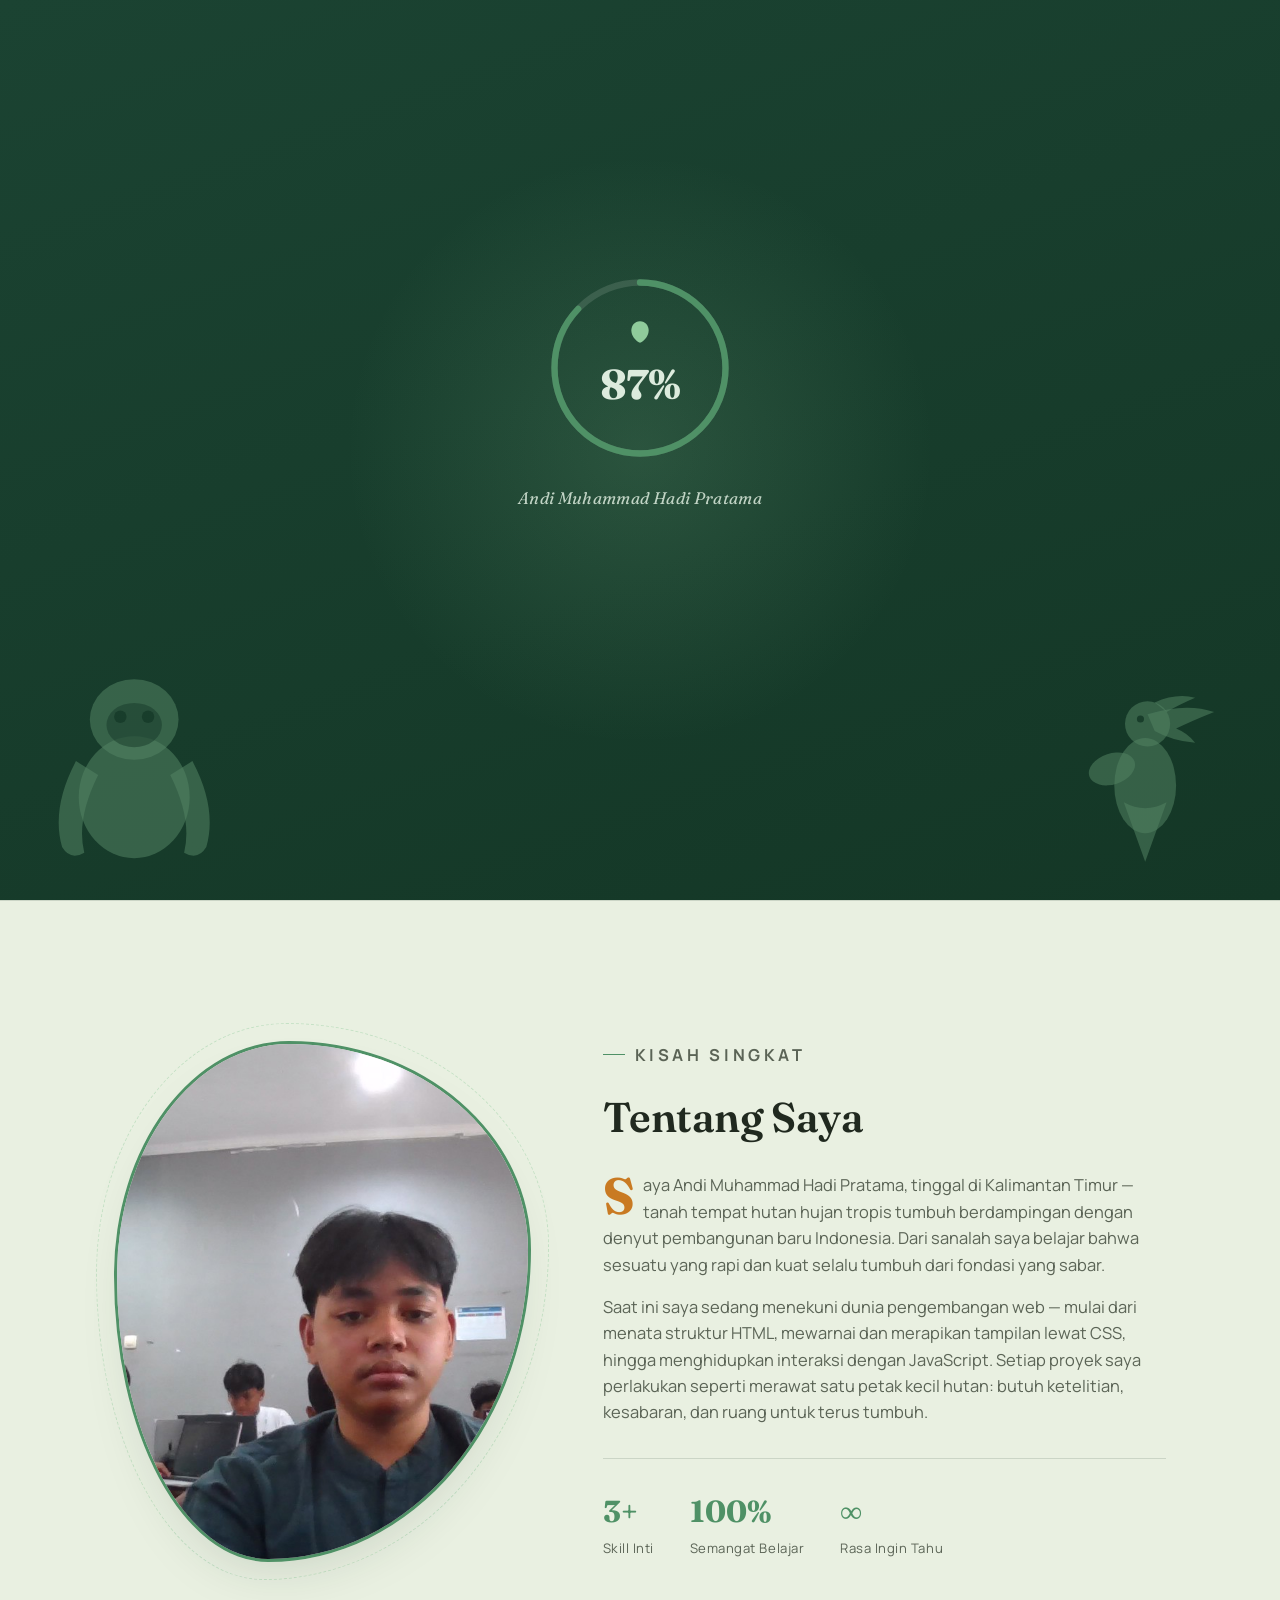
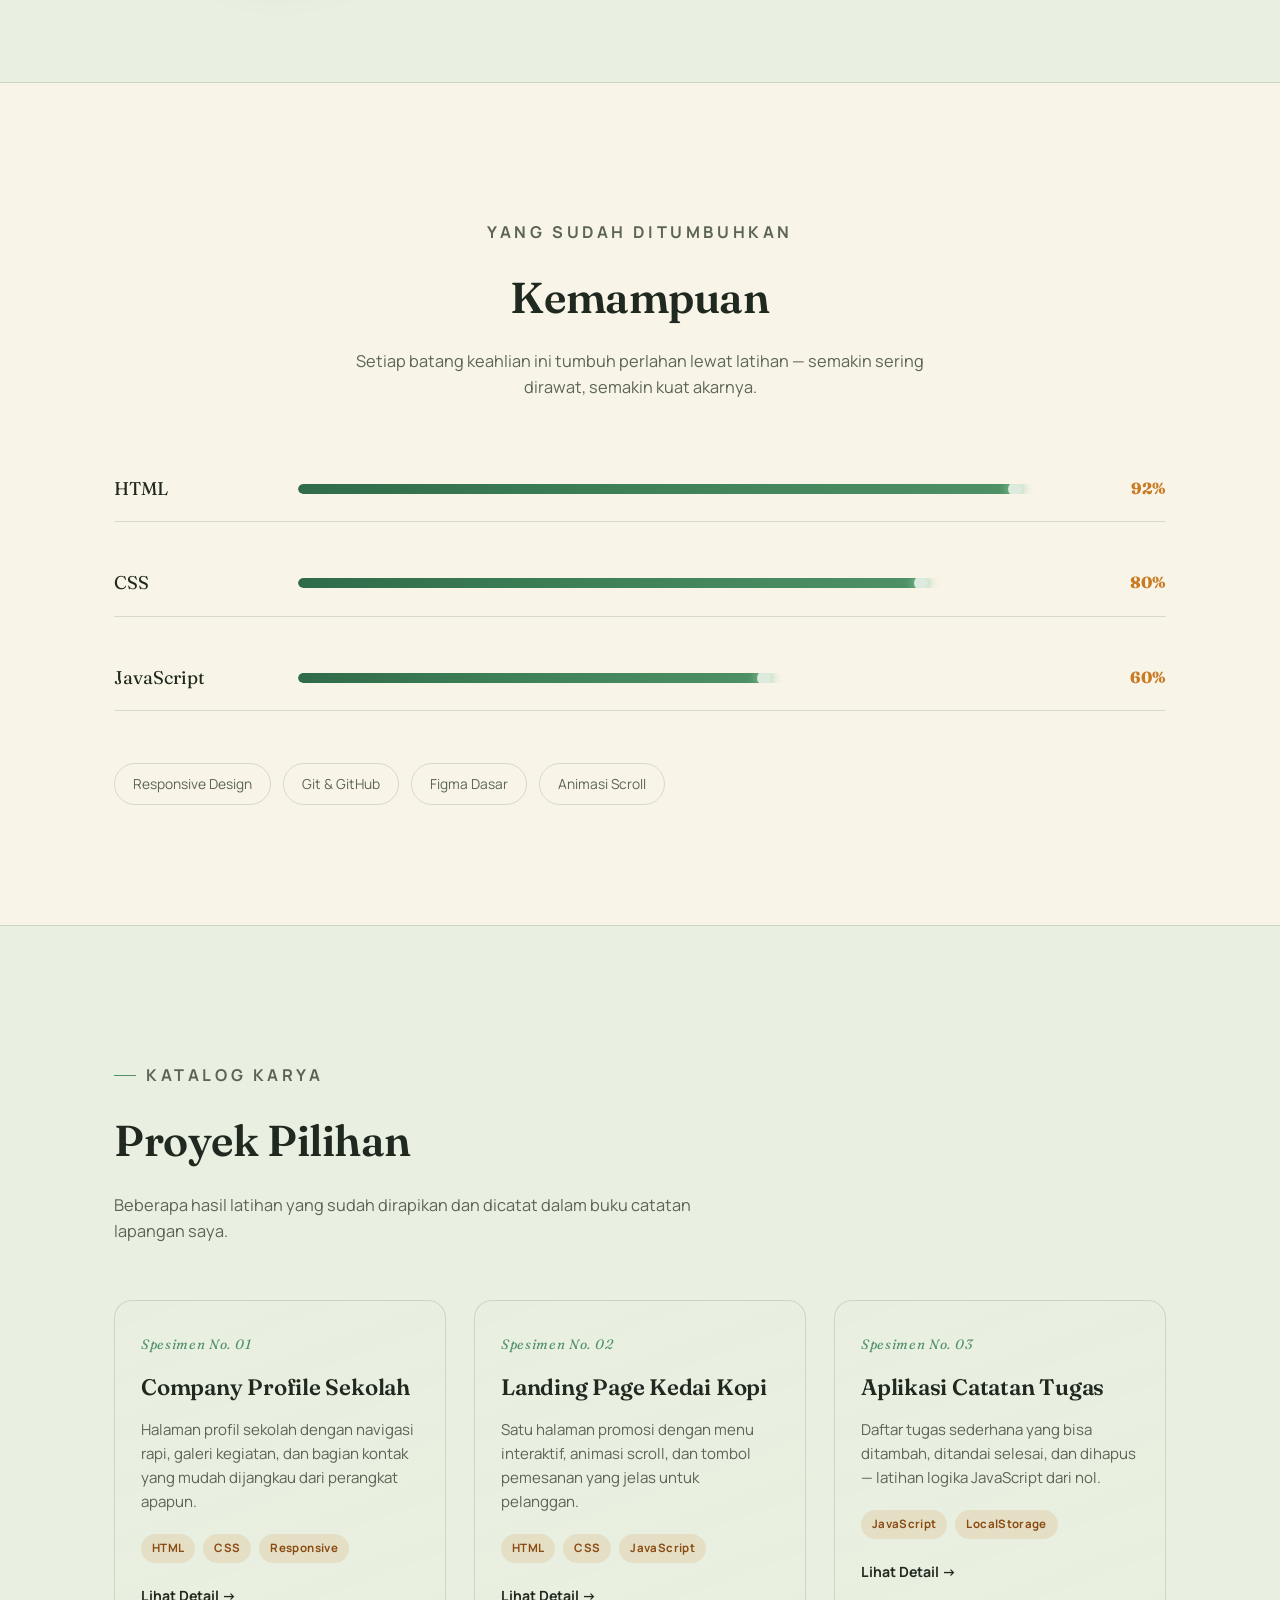
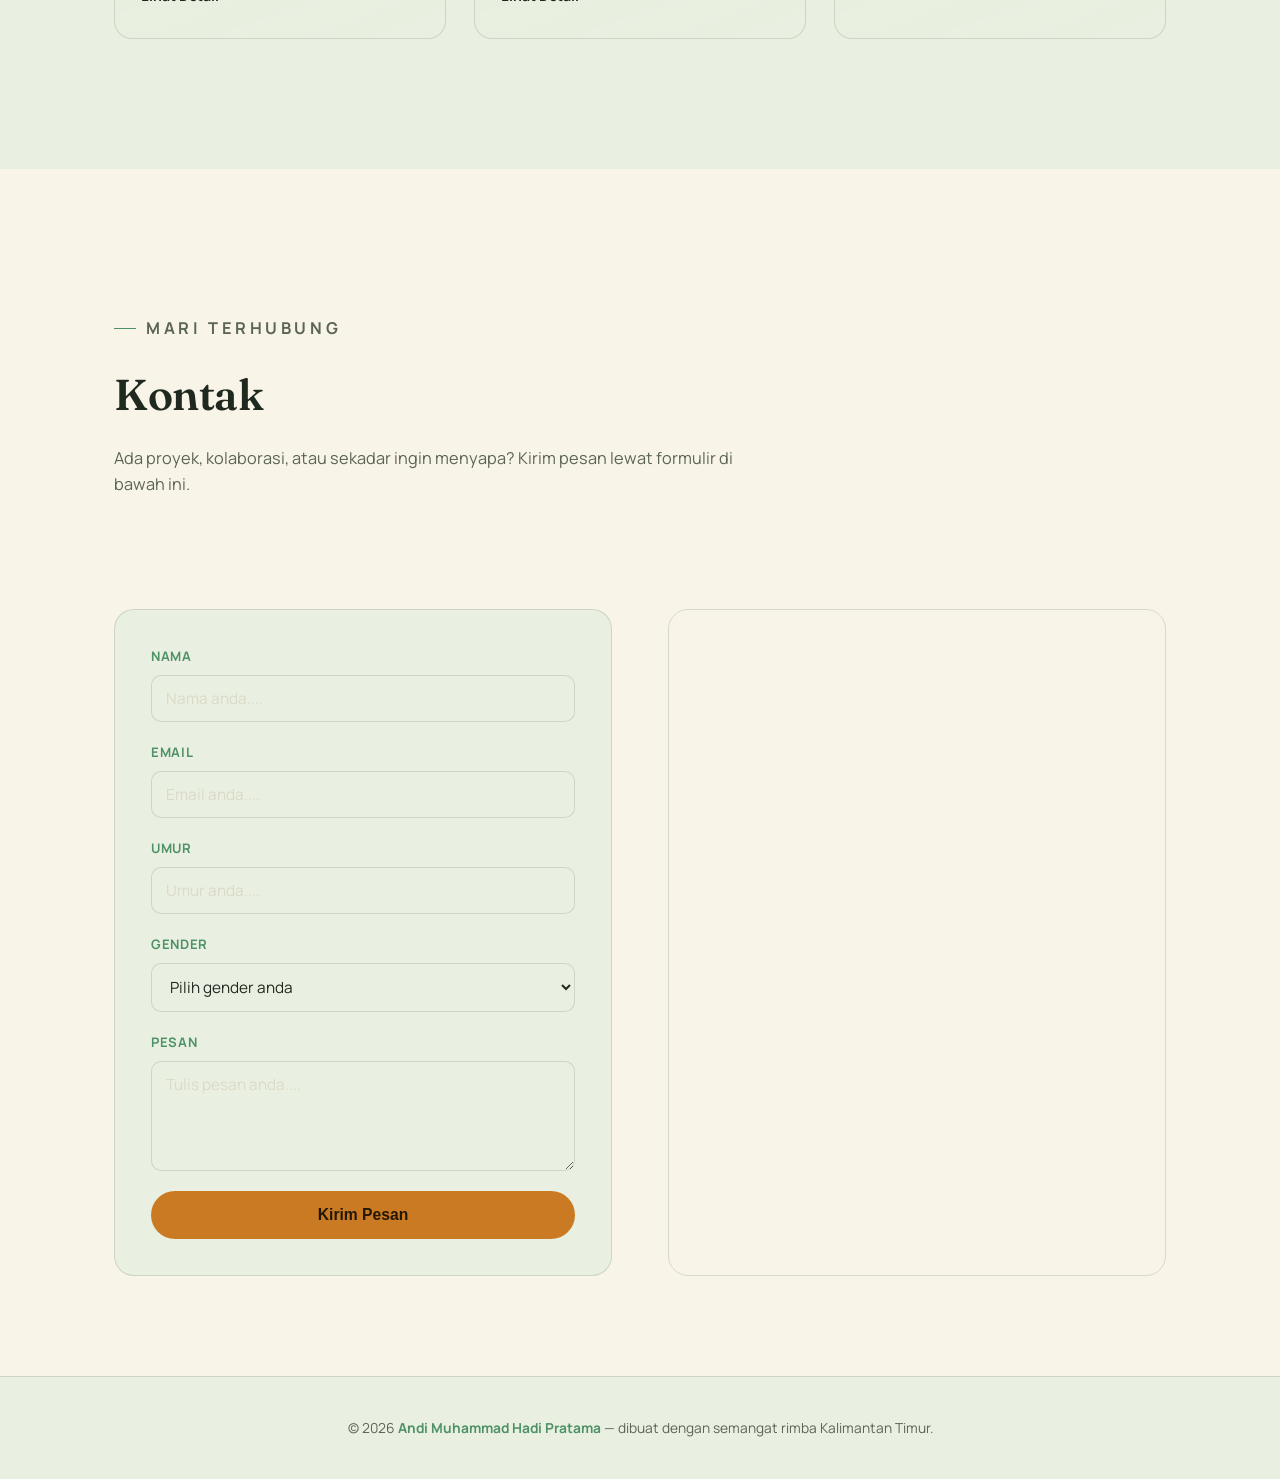
<file: index.html>
<!DOCTYPE html>
<html lang="id">
<head>
  <meta charset="UTF-8">
  <meta name="viewport" content="width=device-width, initial-scale=1.0">

  <title>Andi Muhammad Hadi Pratama — Portofolio</title>

  <!-- =========================================================
       MENGHUBUNGKAN FONT DARI GOOGLE FONTS
       Font Fraunces digunakan untuk judul agar terlihat elegan.
       Font Manrope digunakan untuk teks biasa agar mudah dibaca.
       ========================================================= -->

  <link rel="preconnect" href="https://fonts.googleapis.com">
  <link rel="preconnect" href="https://fonts.gstatic.com" crossorigin>

  <link
    href="https://fonts.googleapis.com/css2?family=Fraunces:ital,opsz,wght@0,9..144,300;0,9..144,500;0,9..144,600;0,9..144,700;0,9..144,900;1,9..144,500;1,9..144,600&family=Manrope:wght@400;500;600;700;800&display=swap"
    rel="stylesheet"
  >

  <!-- =========================================================
       MENGHUBUNGKAN FILE CSS
       Semua pengaturan warna, ukuran, posisi, animasi, dan
       tampilan website akan diletakkan di dalam style.css.
       ========================================================= -->

  <link rel="stylesheet" href="main3.css">

</head>

<body>


<!-- =========================================================
     BAGIAN PEMBUKA / PRELOADER
     Bagian ini muncul pertama kali ketika website dibuka.

     Fungsinya:
     1. Menampilkan proses loading dari 0% sampai 100%.
     2. Menampilkan nama Andi Muhammad Hadi Pratama.
     3. Menampilkan siluet orangutan dan burung enggang.
     4. Menampilkan partikel daun yang bergerak.
     5. Setelah selesai akan muncul tombol "Masuk".
     ========================================================= -->

<div id="preloader">


  <!-- =======================================================
       SILUET ORANGUTAN
       Siluet ini diletakkan di sisi kiri layar pembuka.
       ======================================================= -->

  <div class="pre-animal left" aria-hidden="true">

    <svg viewBox="0 0 120 170" xmlns="http://www.w3.org/2000/svg">

      <g fill="#8FCB9B" fill-opacity="0.55">

        <path d="M18 96 Q0 130 8 158 Q14 168 24 162 Q18 138 34 106 Z"/>

        <path d="M102 96 Q120 130 112 158 Q106 168 96 162 Q102 138 86 106 Z"/>

        <ellipse cx="60" cy="122" rx="40" ry="44"/>

        <ellipse cx="60" cy="66" rx="32" ry="29"/>

        <ellipse
          cx="60"
          cy="70"
          rx="20"
          ry="16"
          fill="#143726"
          fill-opacity="0.5"
        />

        <circle
          cx="50"
          cy="64"
          r="4.5"
          fill="#143726"
          fill-opacity="0.8"
        />

        <circle
          cx="70"
          cy="64"
          r="4.5"
          fill="#143726"
          fill-opacity="0.8"
        />

      </g>

    </svg>

  </div>


  <!-- =======================================================
       TEMPAT PARTIKEL DAUN
       JavaScript nantinya akan membuat daun-daun kecil secara
       otomatis dan memasukkannya ke dalam bagian ini.
       ======================================================= -->

  <div class="pre-particles" id="preParticles"></div>


  <!-- =======================================================
       BAGIAN TENGAH PRELOADER
       Berisi lingkaran progress, nama, keterangan loading,
       dan tombol untuk masuk ke website.
       ======================================================= -->

  <div class="pre-center">


    <!-- =====================================================
         LINGKARAN PROGRESS
         Lingkaran ini akan berubah dari 0% sampai 100%.
         ===================================================== -->

    <div class="pre-ring-wrap">

      <svg class="pre-ring" viewBox="0 0 120 120">

        <!-- Jalur lingkaran yang menjadi latar belakang -->
        <circle
          class="pre-ring-track"
          cx="60"
          cy="60"
          r="54"
        />

        <!-- Lingkaran yang akan bergerak sesuai persentase -->
        <circle
          class="pre-ring-fill"
          id="ringFill"
          cx="60"
          cy="60"
          r="54"
        />

      </svg>


      <!-- Ikon daun dan angka persentase loading -->

      <div
        style="
          display:flex;
          flex-direction:column;
          align-items:center;
        "
      >

        <div class="pre-leaf">

          <svg viewBox="0 0 24 24" fill="none">

            <path
              d="M12 2C7 2 4 6 4 10.5S7.5 20 12 22c4.5-2 8-7 8-11.5S17 2 12 2Z"
              fill="#8FCB9B"
            />

          </svg>

        </div>

        <!-- Angka persentase akan diubah oleh JavaScript -->
        <div class="pre-pct" id="loaderPct">0%</div>

      </div>

    </div>


    <!-- Nama pemilik website -->

    <div class="pre-name">
      Andi Muhammad Hadi Pratama
    </div>


    <!-- Kalimat loading yang akan berganti-ganti -->

    <div class="pre-label" id="preLabel">
      Menyusuri kanopi hutan...
    </div>


    <!-- =====================================================
         TOMBOL MASUK
         Tombol ini baru akan muncul setelah loading selesai.
         Saat ditekan, akan menjalankan animasi pembukaan.
         ===================================================== -->

    <button
      type="button"
      class="pre-enter"
      id="preEnter"
    >
      Masuk

      <span class="arrow">
        →
      </span>

    </button>

  </div>


  <!-- =======================================================
       SILUET BURUNG ENGGANG
       Diletakkan di sisi kanan layar pembuka.
       ======================================================= -->

  <div class="pre-animal right" aria-hidden="true">

    <svg viewBox="0 0 140 170" xmlns="http://www.w3.org/2000/svg">

      <g fill="#8FCB9B" fill-opacity="0.55">

        <path d="M70 168 L52 118 Q70 128 88 118 Z"/>

        <ellipse cx="70" cy="104" rx="26" ry="40"/>

        <ellipse
          cx="42"
          cy="90"
          rx="20"
          ry="13"
          transform="rotate(-18 42 90)"
        />

        <circle cx="72" cy="52" r="19"/>

        <path
          d="M72 44 Q104 34 128 42 Q108 50 96 56 Q106 60 112 68 Q92 66 78 58 Z"
        />

        <path
          d="M78 34 Q96 26 112 30 Q98 36 88 42 Z"
        />

        <circle
          cx="66"
          cy="48"
          r="3"
          fill="#143726"
          fill-opacity="0.85"
        />

      </g>

    </svg>

  </div>

</div>


<!-- =========================================================
     EFEK LINGKARAN PEMBUKA
     Elemen ini awalnya kecil dan tidak terlihat.
     Saat tombol "Masuk" ditekan, lingkaran akan membesar
     dari posisi tombol dan menutupi seluruh layar.
     ========================================================= -->

<div id="preBurst"></div>


<!-- =========================================================
     ADEGAN HUTAN SINGKAT
     Setelah lingkaran menutupi layar, adegan hutan ini muncul
     sebentar sebagai transisi sebelum website utama terlihat.
     ========================================================= -->

<div id="preForestScene" aria-hidden="true">


  <!-- Lapisan pohon bagian belakang -->

  <svg
    class="scene-canopy row2"
    viewBox="0 0 1600 300"
    preserveAspectRatio="none"
    xmlns="http://www.w3.org/2000/svg"
  >

    <g fill="#DCEBDD" fill-opacity="0.5">

      <circle cx="20" cy="220" r="95"/>
      <circle cx="150" cy="195" r="120"/>
      <circle cx="300" cy="225" r="100"/>
      <circle cx="450" cy="190" r="130"/>
      <circle cx="610" cy="220" r="105"/>
      <circle cx="760" cy="195" r="125"/>
      <circle cx="920" cy="225" r="100"/>
      <circle cx="1070" cy="190" r="130"/>
      <circle cx="1230" cy="220" r="105"/>
      <circle cx="1380" cy="195" r="125"/>
      <circle cx="1560" cy="220" r="100"/>

    </g>

  </svg>


  <!-- Lapisan pohon bagian depan -->

  <svg
    class="scene-canopy row1"
    viewBox="0 0 1600 240"
    preserveAspectRatio="none"
    xmlns="http://www.w3.org/2000/svg"
  >

    <g fill="#8FCB9B" fill-opacity="0.55">

      <circle cx="0" cy="185" r="78"/>
      <circle cx="130" cy="155" r="102"/>
      <circle cx="280" cy="190" r="86"/>
      <circle cx="430" cy="150" r="112"/>
      <circle cx="580" cy="185" r="90"/>
      <circle cx="730" cy="155" r="108"/>
      <circle cx="890" cy="190" r="86"/>
      <circle cx="1040" cy="150" r="112"/>
      <circle cx="1200" cy="185" r="90"/>
      <circle cx="1350" cy="155" r="108"/>
      <circle cx="1500" cy="185" r="86"/>
      <circle cx="1600" cy="160" r="100"/>

    </g>

  </svg>


  <!-- =======================================================
       ORANGUTAN DI DALAM ADEGAN HUTAN
       Ditampilkan ketika animasi pembukaan sedang berjalan.
       ======================================================= -->

  <div
    class="scene-animal scene-orangutan"
    aria-hidden="true"
  >

    <svg
      viewBox="0 0 120 170"
      xmlns="http://www.w3.org/2000/svg"
    >

      <g fill="#F8F4E8" fill-opacity="0.85">

        <path d="M18 96 Q0 130 8 158 Q14 168 24 162 Q18 138 34 106 Z"/>

        <path d="M102 96 Q120 130 112 158 Q106 168 96 162 Q102 138 86 106 Z"/>

        <ellipse cx="60" cy="122" rx="40" ry="44"/>

        <ellipse cx="60" cy="66" rx="32" ry="29"/>

        <ellipse
          cx="60"
          cy="70"
          rx="20"
          ry="16"
          fill="#143726"
          fill-opacity="0.55"
        />

        <circle
          cx="50"
          cy="64"
          r="4.5"
          fill="#143726"
          fill-opacity="0.9"
        />

        <circle
          cx="70"
          cy="64"
          r="4.5"
          fill="#143726"
          fill-opacity="0.9"
        />

      </g>

    </svg>

  </div>


  <!-- =======================================================
       BURUNG ENGGANG DI DALAM ADEGAN HUTAN
       Burung akan terlihat seolah-olah sedang terbang.
       ======================================================= -->

  <div
    class="scene-animal scene-hornbill"
    aria-hidden="true"
  >

    <svg
      viewBox="0 0 140 170"
      xmlns="http://www.w3.org/2000/svg"
    >

      <g fill="#F8F4E8" fill-opacity="0.85">

        <path d="M70 168 L52 118 Q70 128 88 118 Z"/>

        <ellipse cx="70" cy="104" rx="26" ry="40"/>

        <ellipse
          cx="42"
          cy="90"
          rx="20"
          ry="13"
          transform="rotate(-18 42 90)"
        />

        <circle cx="72" cy="52" r="19"/>

        <path
          d="M72 44 Q104 34 128 42 Q108 50 96 56 Q106 60 112 68 Q92 66 78 58 Z"
        />

        <path
          d="M78 34 Q96 26 112 30 Q98 36 88 42 Z"
        />

        <circle
          cx="66"
          cy="48"
          r="3"
          fill="#143726"
          fill-opacity="0.9"
        />

      </g>

    </svg>

  </div>


  <!-- =======================================================
       KUPU-KUPU
       Elemen kecil ini ditambahkan agar adegan pembukaan
       terasa lebih hidup dan tidak terlalu kosong.
       ======================================================= -->

  <div
    class="scene-animal scene-butterfly"
    aria-hidden="true"
  >

    <svg
      viewBox="0 0 60 44"
      xmlns="http://www.w3.org/2000/svg"
    >

      <g fill="#E7A84E" fill-opacity="0.9">

        <ellipse cx="18" cy="16" rx="16" ry="12"/>
        <ellipse cx="42" cy="16" rx="16" ry="12"/>
        <ellipse cx="18" cy="32" rx="11" ry="8"/>
        <ellipse cx="42" cy="32" rx="11" ry="8"/>

      </g>

      <rect
        x="28"
        y="8"
        width="4"
        height="30"
        rx="2"
        fill="#143726"
        fill-opacity="0.7"
      />

    </svg>

  </div>

</div>


<!-- =========================================================
     GARIS PROGRESS NAVIGASI
     Garis tipis ini akan berjalan ketika pengguna menekan
     salah satu menu navigasi seperti Tentang, Skill, Proyek,
     atau Kontak.
     ========================================================= -->

<div id="navProgress"></div>


<!-- =========================================================
     BAGIAN NAVIGASI UTAMA
     Navigasi akan tetap berada di bagian atas ketika halaman
     digulir ke bawah.
     ========================================================= -->

<header class="nav" id="siteNav">


  <!-- Logo dan nama singkat -->

  <a href="#top" class="logo">

    <svg viewBox="0 0 24 24" fill="none">

      <path
        d="M12 2C7 2 4 6 4 10.5S7.5 20 12 22c4.5-2 8-7 8-11.5S17 2 12 2Z"
        fill="#2F6B49"
      />

    </svg>

    Hadi Pratama

  </a>


  <!-- Daftar menu navigasi -->

  <nav class="nav-links">

    <a href="#top">Beranda</a>

    <a href="#tentang">Tentang</a>

    <a href="#skill">Skill</a>

    <a href="#proyek">Proyek</a>

    <a href="#kontak">Kontak</a>

  </nav>


  <!-- Tombol cepat untuk menuju bagian kontak -->

  <a href="#kontak" class="nav-cta">
    Hubungi Saya
  </a>

</header>


<!-- =========================================================
     BAGIAN BERANDA / HERO
     Ini adalah bagian pertama dari portofolio setelah animasi
     pembuka selesai.
     ========================================================= -->

<section class="hero" id="top">


  <!-- Tempat JavaScript membuat kunang-kunang -->

  <div
    class="fireflies"
    id="fireflies"
  ></div>


  <!-- =======================================================
       LAPISAN POHON PALING BELAKANG
       Lapisan ini dibuat paling pudar agar menghasilkan
       kesan kedalaman seperti kanopi hutan.
       ======================================================= -->

  <svg
    class="canopy back"
    viewBox="0 0 1600 260"
    preserveAspectRatio="none"
    xmlns="http://www.w3.org/2000/svg"
  >

    <g fill="#CFE3C7">

      <circle cx="40" cy="200" r="90"/>
      <circle cx="150" cy="180" r="110"/>
      <circle cx="280" cy="205" r="95"/>
      <circle cx="410" cy="175" r="120"/>
      <circle cx="560" cy="200" r="100"/>
      <circle cx="700" cy="180" r="115"/>
      <circle cx="850" cy="205" r="95"/>
      <circle cx="990" cy="175" r="120"/>
      <circle cx="1140" cy="200" r="100"/>
      <circle cx="1280" cy="180" r="115"/>
      <circle cx="1420" cy="205" r="95"/>
      <circle cx="1560" cy="180" r="110"/>

    </g>

  </svg>


  <!-- =======================================================
       LAPISAN POHON BAGIAN TENGAH
       Lapisan ini berada di antara pohon belakang dan pohon
       depan sehingga ketika digerakkan akan terlihat seperti
       memiliki efek kedalaman.
       ======================================================= -->

  <svg
    class="canopy mid"
    viewBox="0 0 1600 240"
    preserveAspectRatio="none"
    xmlns="http://www.w3.org/2000/svg"
  >

    <g fill="#A9D19C">

      <circle cx="0" cy="190" r="80"/>
      <circle cx="120" cy="160" r="105"/>
      <circle cx="260" cy="195" r="90"/>
      <circle cx="400" cy="155" r="115"/>
      <circle cx="540" cy="190" r="95"/>
      <circle cx="680" cy="160" r="110"/>
      <circle cx="830" cy="195" r="90"/>
      <circle cx="970" cy="155" r="115"/>
      <circle cx="1120" cy="190" r="95"/>
      <circle cx="1260" cy="160" r="110"/>
      <circle cx="1400" cy="195" r="90"/>
      <circle cx="1560" cy="165" r="105"/>

    </g>

  </svg>


  <!-- =======================================================
       LAPISAN POHON PALING DEPAN
       Lapisan ini dibuat lebih jelas dan akan bergerak lebih
       cepat ketika halaman digulir.
       ======================================================= -->

  <svg
    class="canopy front"
    viewBox="0 0 1600 220"
    preserveAspectRatio="none"
    xmlns="http://www.w3.org/2000/svg"
  >

    <g fill="#6FAE7C">

      <circle cx="20" cy="175" r="75"/>
      <circle cx="140" cy="150" r="95"/>
      <circle cx="270" cy="180" r="82"/>
      <circle cx="410" cy="145" r="105"/>
      <circle cx="560" cy="178" r="88"/>
      <circle cx="700" cy="150" r="100"/>
      <circle cx="850" cy="180" r="82"/>
      <circle cx="990" cy="145" r="105"/>
      <circle cx="1140" cy="178" r="88"/>
      <circle cx="1280" cy="150" r="100"/>
      <circle cx="1420" cy="180" r="82"/>
      <circle cx="1560" cy="150" r="95"/>

    </g>

  </svg>


  <!-- =======================================================
       TEKS UTAMA BERANDA
       Nama, deskripsi singkat, dan dua tombol utama.
       ======================================================= -->

  <div class="hero-content">


    <!-- Label kecil di atas nama -->

    <p class="eyebrow">
      Portofolio Digital · Kalimantan Timur
    </p>


    <!-- Nama besar pemilik portofolio -->

    <h1 class="hero-title">
      Andi Muhammad Hadi
      <em>Pratama</em>
    </h1>


    <!-- Deskripsi singkat -->

    <p class="hero-sub">
      Web developer pemula yang tumbuh di antara rimbunnya
      hutan hujan Kalimantan Timur — merancang halaman web
      serapi dan senyaman kanopi hutan yang menaungi.
    </p>


    <!-- Tombol menuju proyek dan kontak -->

    <div class="hero-actions">

      <a
        href="#proyek"
        class="btn btn-primary"
      >
        Lihat Proyek
      </a>

      <a
        href="#kontak"
        class="btn btn-ghost"
      >
        Hubungi Saya
      </a>

    </div>

  </div>


  <!-- =======================================================
       PETUNJUK UNTUK MENGGULIR
       Tulisan dan garis kecil ini menunjukkan bahwa masih
       ada bagian lain di bawah halaman.
       ======================================================= -->

  <div class="scroll-cue">

    <span>
      Gulir
    </span>

    <span class="stem"></span>

  </div>

</section>


<!-- =========================================================
     BAGIAN TENTANG SAYA
     Menampilkan foto dan cerita singkat mengenai diri.
     ========================================================= -->

<section class="about" id="tentang">

  <div class="wrap">


    <!-- =====================================================
         FOTO PROFIL
         Foto dibungkus dengan bentuk organik dan memiliki
         lingkaran dekorasi yang berputar.
         ===================================================== -->

    <div class="about-figure reveal reveal-left">

      <div class="ring"></div>

      <div class="frame">

        <img
          src="hadi p.jpg"
          alt="Foto Andi Muhammad Hadi Pratama"
        >

      </div>

    </div>


    <!-- =====================================================
         INFORMASI TENTANG DIRI
         Berisi perkenalan dan beberapa statistik sederhana.
         ===================================================== -->

    <div class="about-copy reveal reveal-right">

      <p class="eyebrow">
        Kisah Singkat
      </p>

      <h2>
        Tentang Saya
      </h2>


      <p>

        <span class="drop">
          S
        </span>

        aya Andi Muhammad Hadi Pratama, tinggal di Kalimantan
        Timur — tanah tempat hutan hujan tropis tumbuh
        berdampingan dengan denyut pembangunan baru Indonesia.
        Dari sanalah saya belajar bahwa sesuatu yang rapi dan
        kuat selalu tumbuh dari fondasi yang sabar.

      </p>


      <p>

        Saat ini saya sedang menekuni dunia pengembangan web —
        mulai dari menata struktur HTML, mewarnai dan merapikan
        tampilan lewat CSS, hingga menghidupkan interaksi dengan
        JavaScript. Setiap proyek saya perlakukan seperti
        merawat satu petak kecil hutan: butuh ketelitian,
        kesabaran, dan ruang untuk terus tumbuh.

      </p>


      <!-- Statistik kemampuan -->

      <div class="about-stats">

        <div>

          <strong>
            3+
          </strong>

          <span>
            Skill Inti
          </span>

        </div>


        <div>

          <strong>
            100%
          </strong>

          <span>
            Semangat Belajar
          </span>

        </div>


        <div>

          <strong>
            ∞
          </strong>

          <span>
            Rasa Ingin Tahu
          </span>

        </div>

      </div>

    </div>

  </div>

</section>


<!-- =========================================================
     BAGIAN KEMAMPUAN / SKILL
     Menampilkan kemampuan HTML, CSS, dan JavaScript dalam
     bentuk batang progress yang akan tumbuh ketika bagian
     tersebut terlihat di layar.
     ========================================================= -->

<section class="skills" id="skill">

  <div class="wrap">


    <!-- Judul bagian kemampuan -->

    <div class="section-head center reveal">

      <p class="eyebrow">
        Yang Sudah Ditumbuhkan
      </p>

      <h2>
        Kemampuan
      </h2>

      <p>
        Setiap batang keahlian ini tumbuh perlahan lewat
        latihan — semakin sering dirawat, semakin kuat akarnya.
      </p>

    </div>


    <!-- =====================================================
         DAFTAR KEMAMPUAN
         Nilai data-target akan digunakan JavaScript untuk
         menentukan panjang progress bar.
         ===================================================== -->

    <div class="skills-grid">


      <!-- Kemampuan HTML -->

      <div
        class="vine-row reveal"
        data-skill
      >

        <span class="skill-name">
          HTML
        </span>

        <div class="vine-track">

          <div
            class="vine-fill"
            data-target="92"
          ></div>

        </div>

        <span
          class="pct"
          data-pct
        >
          92%
        </span>

      </div>


      <!-- Kemampuan CSS -->

      <div
        class="vine-row reveal"
        data-skill
      >

        <span class="skill-name">
          CSS
        </span>

        <div class="vine-track">

          <div
            class="vine-fill"
            data-target="80"
          ></div>

        </div>

        <span
          class="pct"
          data-pct
        >
          80%
        </span>

      </div>


      <!-- Kemampuan JavaScript -->

      <div
        class="vine-row reveal"
        data-skill
      >

        <span class="skill-name">
          JavaScript
        </span>

        <div class="vine-track">

          <div
            class="vine-fill"
            data-target="60"
          ></div>

        </div>

        <span
          class="pct"
          data-pct
        >
          60%
        </span>

      </div>

    </div>


    <!-- =====================================================
         TEKNOLOGI DAN KEMAMPUAN TAMBAHAN
         Ditampilkan sebagai badge kecil di bawah progress bar.
         ===================================================== -->

    <div class="tools-note reveal">

      <span>
        Responsive Design
      </span>

      <span>
        Git &amp; GitHub
      </span>

      <span>
        Figma Dasar
      </span>

      <span>
        Animasi Scroll
      </span>

    </div>

  </div>

</section>


<!-- =========================================================
     BAGIAN PROYEK
     Menampilkan beberapa contoh proyek yang sudah dibuat.
     ========================================================= -->

<section class="projects" id="proyek">

  <div class="wrap">


    <!-- Judul bagian proyek -->

    <div class="section-head reveal">

      <p class="eyebrow">
        Katalog Karya
      </p>

      <h2>
        Proyek Pilihan
      </h2>

      <p>
        Beberapa hasil latihan yang sudah dirapikan dan dicatat
        dalam buku catatan lapangan saya.
      </p>

    </div>


    <!-- =====================================================
         KUMPULAN KARTU PROYEK
         Setiap kartu memiliki nomor, judul, deskripsi,
         teknologi yang digunakan, dan tombol detail.
         ===================================================== -->

    <div class="project-grid stagger">


      <!-- ===================================================
           PROYEK 01
           =================================================== -->

      <article
        class="specimen reveal"
        style="--i:0"
      >

        <span class="tag-no">
          Spesimen No. 01
        </span>

        <h3>
          Company Profile Sekolah
        </h3>

        <p>
          Halaman profil sekolah dengan navigasi rapi,
          galeri kegiatan, dan bagian kontak yang mudah
          dijangkau dari perangkat apapun.
        </p>

        <div class="chips">

          <span>
            HTML
          </span>

          <span>
            CSS
          </span>

          <span>
            Responsive
          </span>

        </div>

        <a
          href="#"
          class="go"
        >
          Lihat Detail →
        </a>

      </article>


      <!-- ===================================================
           PROYEK 02
           =================================================== -->

      <article
        class="specimen reveal"
        style="--i:1"
      >

        <span class="tag-no">
          Spesimen No. 02
        </span>

        <h3>
          Landing Page Kedai Kopi
        </h3>

        <p>
          Satu halaman promosi dengan menu interaktif,
          animasi scroll, dan tombol pemesanan yang jelas
          untuk pelanggan.
        </p>

        <div class="chips">

          <span>
            HTML
          </span>

          <span>
            CSS
          </span>

          <span>
            JavaScript
          </span>

        </div>

        <a
          href="#"
          class="go"
        >
          Lihat Detail →
        </a>

      </article>


      <!-- ===================================================
           PROYEK 03
           =================================================== -->

      <article
        class="specimen reveal"
        style="--i:2"
      >

        <span class="tag-no">
          Spesimen No. 03
        </span>

        <h3>
          Aplikasi Catatan Tugas
        </h3>

        <p>
          Daftar tugas sederhana yang bisa ditambah,
          ditandai selesai, dan dihapus — latihan logika
          JavaScript dari nol.
        </p>

        <div class="chips">

          <span>
            JavaScript
          </span>

          <span>
            LocalStorage
          </span>

        </div>

        <a
          href="#"
          class="go"
        >
          Lihat Detail →
        </a>

      </article>

    </div>

  </div>

</section>


<!-- =========================================================
     BAGIAN KONTAK
     Berisi formulir untuk mengirim pesan dan peta lokasi.
     ========================================================= -->

<section class="contact" id="kontak">

  <div class="wrap">


    <!-- =====================================================
         JUDUL BAGIAN KONTAK
         ===================================================== -->

    <div
      style="grid-column:1/-1;"
      class="section-head reveal"
    >

      <p class="eyebrow">
        Mari Terhubung
      </p>

      <h2>
        Kontak
      </h2>

      <p>
        Ada proyek, kolaborasi, atau sekadar ingin menyapa?
        Kirim pesan lewat formulir di bawah ini.
      </p>

    </div>


    <!-- =====================================================
         FORMULIR KONTAK
         Form ini menggunakan FormSubmit untuk mengirimkan
         data yang dimasukkan ke alamat email tujuan.
         ===================================================== -->

    <form
      class="signpost reveal reveal-left"
      action="https://formsubmit.co/andi.hadi923248@gmail.com"
      method="post"
    >


      <!-- Kolom nama -->

      <div class="field">

        <label>
          Nama
        </label>

        <input
          type="text"
          name="Nama"
          placeholder="Nama anda...."
        >

      </div>


      <!-- Kolom email -->

      <div class="field">

        <label>
          Email
        </label>

        <input
          type="email"
          name="Email"
          placeholder="Email anda...."
        >

      </div>


      <!-- Kolom umur -->

      <div class="field">

        <label>
          Umur
        </label>

        <input
          type="number"
          name="Usia"
          placeholder="Umur anda...."
        >

      </div>


      <!-- Pilihan gender -->

      <div class="field">

        <label>
          Gender
        </label>

        <select name="gender">

          <option value="">
            Pilih gender anda
          </option>

          <option value="pria">
            Pria
          </option>

          <option value="wanita">
            Wanita
          </option>

        </select>

      </div>


      <!-- Kolom pesan -->

      <div class="field">

        <label>
          Pesan
        </label>

        <textarea
          name="pesan"
          rows="4"
          placeholder="Tulis pesan anda...."
        ></textarea>

      </div>


      <!-- Tombol mengirim pesan -->

      <button
        type="submit"
        class="submit-btn"
      >
        Kirim Pesan
      </button>

    </form>


    <!-- =====================================================
         PETA LOKASI
         Menampilkan lokasi SMK IDN Boarding School menggunakan
         Google Maps.
         ===================================================== -->

    <div class="map-card reveal reveal-right">

         <iframe

         src="https://www.google.com/maps/embed?pb=!1m18!1m12!1m3!1d3037.455005525557!2d116.20047947350486!3d-1.8963338365940983!2m3!1f0!2f0!3f0!3m2!1i1024!2i768!4f13.1!3m3!1m2!1s0x2df047b71cc023b5%3A0xc5bf66dcbab137d7!2sDhany%20Makassar!5e1!3m2!1sid!2sid!4v1787886886955!5m2!1sid!2sid" 
        loading="lazy"
      ></iframe>
    </div>

  </div>

</section>


<!-- =========================================================
     BAGIAN FOOTER
     Menampilkan informasi hak cipta di bagian paling bawah.
     ========================================================= -->

<footer>

  &copy; 2026

  <strong>
    Andi Muhammad Hadi Pratama
  </strong>

  — dibuat dengan semangat rimba Kalimantan Timur.

</footer>


<!-- =========================================================
     JAVASCRIPT WEBSITE
     JavaScript sengaja digabung di dalam index.html sesuai
     permintaan, sehingga kita hanya membutuhkan dua file:
     
     1. index.html
     2. style.css

     Bagian JavaScript ini mengatur semua interaksi dan animasi.
     ========================================================= -->

<script>


  /* =========================================================
     BAGIAN 1 — ANIMASI PRELOADER

     Mengatur:
     - Persentase loading dari 0 sampai 100%.
     - Pergerakan lingkaran loading.
     - Tulisan yang berganti-ganti.
     - Partikel daun.
     - Tombol "Masuk".
     ========================================================= */

  (function initPreloader(){

    const pre =
      document.getElementById('preloader');

    const pctEl =
      document.getElementById('loaderPct');

    const ringFill =
      document.getElementById('ringFill');

    const labelEl =
      document.getElementById('preLabel');

    const particleField =
      document.getElementById('preParticles');

    const reduceMotion =
      window.matchMedia(
        '(prefers-reduced-motion: reduce)'
      ).matches;


    /*
      Keliling lingkaran.

      Nilai ini disesuaikan dengan radius lingkaran SVG
      yang digunakan pada bagian preloader.
    */

    const RING_CIRCUMFERENCE = 339.3;


    /*
      Jika pengguna mengaktifkan pengaturan "kurangi gerakan"
      pada perangkatnya, animasi pembuka dilewati agar website
      tetap nyaman digunakan.
    */

    if(reduceMotion){

      pre.style.display = 'none';

      document.body.style.overflow = '';

      return;

    }


    /* =======================================================
       MEMBUAT PARTIKEL DAUN

       Jumlah daun dibuat lebih sedikit pada layar kecil
       agar tidak terlalu berat untuk perangkat.
       ======================================================= */

    const leafCount =
      window.innerWidth < 700
        ? 10
        : 18;


    for(
      let i = 0;
      i < leafCount;
      i++
    ){

      const leaf =
        document.createElement('span');


      leaf.className =
        'pre-leaf-bit';


      /*
        Menentukan posisi awal daun secara acak.
      */

      leaf.style.left =
        (Math.random() * 100) + '%';


      /*
        Menentukan arah gerakan daun ke kiri atau kanan.
      */

      leaf.style.setProperty(
        '--sway',
        (Math.random() * 80 - 40) + 'px'
      );


      /*
        Menentukan durasi jatuh setiap daun.
      */

      leaf.style.animationDuration =
        (5 + Math.random() * 4) + 's';


      /*
        Menentukan kapan animasi daun mulai.
      */

      leaf.style.animationDelay =
        (Math.random() * 5) + 's';


      /*
        Memasukkan daun yang sudah dibuat ke dalam
        tempat partikel.
      */

      particleField.appendChild(leaf);

    }


    /* =======================================================
       KALIMAT YANG BERGANTI SAAT LOADING

       Kalimat ini membuat proses loading terasa lebih hidup.
       ======================================================= */

    const messages = [

      'Menyusuri kanopi hutan...',

      'Mendengar kicau enggang...',

      'Menghitung tetes embun pagi...',

      'Menyapa orangutan di dahan...',

      'Menata dedaunan digital...',

      'Hampir sampai di pondok...'

    ];


    let msgIndex = 0;


    /*
      Setiap 900 milidetik, tulisan akan diganti dengan
      kalimat berikutnya.
    */

    const msgTimer =
      setInterval(() => {

        msgIndex =
          (msgIndex + 1) %
          messages.length;


        /*
          Tulisan dibuat transparan terlebih dahulu agar
          pergantian kalimat terasa seperti fade.
        */

        labelEl.style.opacity = '0';


        setTimeout(() => {

          labelEl.textContent =
            messages[msgIndex];

          labelEl.style.opacity =
            '1';

        }, 400);

      }, 900);


    /*
      Mengunci scroll sementara agar pengguna tidak dapat
      menggulir halaman ketika animasi pembuka berlangsung.
    */

    document.body.style.overflow =
      'hidden';


    /*
      Total waktu proses loading.

      4200 berarti sekitar 4,2 detik.
    */

    const duration =
      4200;


    /*
      Menyimpan waktu ketika proses loading dimulai.
    */

    const start =
      performance.now();


    /*
      Fungsi easing agar pergerakan persentase terlihat
      lebih alami dan tidak terasa terlalu kaku.
    */

    function easeOutCubic(t){

      return 1 -
        Math.pow(1 - t, 3);

    }


    /*
      Fungsi ini terus dijalankan selama proses loading.
    */

    function tick(now){

      const elapsed =
        now - start;


      /*
        Mengubah waktu yang sudah berlalu menjadi nilai
        antara 0 sampai 1.
      */

      const rawT =
        Math.min(
          1,
          elapsed / duration
        );


      /*
        Mengubah nilai menjadi persentase 0 sampai 100.
      */

      const pct =
        Math.round(
          easeOutCubic(rawT) * 100
        );


      /*
        Menampilkan persentase pada bagian tengah.
      */

      pctEl.textContent =
        pct + '%';


      /*
        Mengubah posisi lingkaran progress sesuai
        persentase loading.
      */

      ringFill.style.strokeDashoffset =
        RING_CIRCUMFERENCE *
        (1 - pct / 100);


      /*
        Jika loading belum selesai, jalankan kembali
        fungsi tick pada frame berikutnya.
      */

      if(rawT < 1){

        requestAnimationFrame(tick);

      }else{

        /*
          Menghentikan pergantian kalimat.
        */

        clearInterval(msgTimer);


        /*
          Menyembunyikan tulisan lama.
        */

        labelEl.style.opacity =
          '0';


        setTimeout(() => {

          /*
            Mengganti tulisan terakhir setelah loading selesai.
          */

          labelEl.textContent =
            'Selamat datang.';


          labelEl.style.opacity =
            '1';

        }, 400);


        /*
          Menampilkan tombol "Masuk".
        */

        document
          .getElementById('preEnter')
          .classList
          .add('show');

      }

    }


    /*
      Memulai proses animasi loading.
    */

    requestAnimationFrame(tick);

  })();


  /* =========================================================
     BAGIAN 2 — ANIMASI TOMBOL "MASUK"

     Ketika tombol ditekan:
     1. Tombol dinonaktifkan.
     2. Lingkaran muncul dari posisi tombol.
     3. Lingkaran membesar memenuhi layar.
     4. Adegan hutan muncul sebentar.
     5. Adegan hutan menghilang.
     6. Website utama akhirnya terlihat.
     ========================================================= */

  (function initBurstReveal(){

    const enterBtn =
      document.getElementById('preEnter');

    const burst =
      document.getElementById('preBurst');

    const preloader =
      document.getElementById('preloader');

    const forestScene =
      document.getElementById('preForestScene');


    /*
      Jika tombol tidak ditemukan, hentikan fungsi agar
      tidak menyebabkan JavaScript mengalami error.
    */

    if(!enterBtn){

      return;

    }


    /*
      Menjalankan animasi ketika tombol "Masuk" ditekan.
    */

    enterBtn.addEventListener(
      'click',
      () => {


        /*
          Mencegah tombol ditekan lebih dari satu kali.
        */

        enterBtn.disabled =
          true;

        enterBtn.style.pointerEvents =
          'none';


        /*
          Mengambil posisi tombol pada layar.
        */

        const rect =
          enterBtn.getBoundingClientRect();


        /*
          Menghitung titik tengah tombol.
        */

        const cx =
          rect.left +
          rect.width / 2;

        const cy =
          rect.top +
          rect.height / 2;


        /*
          Menempatkan titik awal lingkaran burst
          tepat di tengah tombol.
        */

        burst.style.top =
          cy + 'px';

        burst.style.left =
          cx + 'px';


        /*
          Memulai tahap pertama:
          lingkaran berkembang dan menutup layar.
        */

        requestAnimationFrame(() => {

          burst.classList.add('grow');

        });


        /*
          Setelah lingkaran cukup besar, preloader disembunyikan
          dan adegan hutan ditampilkan.
        */

        setTimeout(() => {


          preloader.style.display =
            'none';


          forestScene.classList.add(
            'show'
          );


          /*
            Setelah adegan hutan tampil beberapa saat,
            adegan tersebut mulai menghilang.
          */

          setTimeout(() => {


            forestScene.classList.remove(
              'show'
            );


            /*
              Membuka animasi akhir sehingga website utama
              terlihat dengan lebih halus.
            */

            burst.classList.add(
              'open'
            );


            /*
              Setelah animasi selesai, elemen transisi
              tidak lagi diperlukan.
            */

            setTimeout(() => {

              burst.style.display =
                'none';

              forestScene.style.display =
                'none';


              /*
                Membuka kembali kemampuan scroll.
              */

              document.body.style.overflow =
                '';

            }, 900);


          }, 550);


        }, 850);

      }
    );

  })();


  /* =========================================================
     BAGIAN 3 — GARIS PROGRESS NAVIGASI

     Ketika pengguna menekan menu navigasi yang mengarah
     ke bagian tertentu di halaman, garis tipis akan bergerak
     dari kiri ke kanan sebagai tanda perpindahan halaman.
     ========================================================= */

  (function initNavProgress(){

    const bar =
      document.getElementById('navProgress');


    /*
      Mengambil semua link yang memiliki tujuan berupa
      tanda pagar (#), contohnya #tentang atau #proyek.
    */

    document
      .querySelectorAll('a[href^="#"]')
      .forEach(link => {


        link.addEventListener(
          'click',
          () => {


            /*
              Mengembalikan garis ke awal.
            */

            bar.style.transition =
              'none';

            bar.style.width =
              '0%';

            bar.style.opacity =
              '1';


            /*
              Memulai animasi garis dari 0% ke 100%.
            */

            requestAnimationFrame(() => {

              bar.style.transition =
                'width 0.5s ease, opacity 0.3s ease';

              bar.style.width =
                '100%';

            });


            /*
              Setelah animasi selesai, garis dibuat transparan.
            */

            setTimeout(() => {

              bar.style.opacity =
                '0';

            }, 500);


            /*
              Mengembalikan lebar garis ke 0 agar siap
              digunakan kembali ketika menu ditekan.
            */

            setTimeout(() => {

              bar.style.width =
                '0%';

            }, 850);

          }
        );

      });

  })();


  /* =========================================================
     BAGIAN 4 — LATAR NAVIGASI SAAT HALAMAN DIGULIR

     Ketika halaman sudah digulir lebih dari 40 piksel,
     navigasi akan mendapatkan latar belakang transparan
     dan efek blur.
     ========================================================= */

  const nav =
    document.getElementById('siteNav');


  window.addEventListener(
    'scroll',
    () => {

      nav.classList.toggle(
        'scrolled',
        window.scrollY > 40
      );

    }
  );


  /* =========================================================
     BAGIAN 5 — ANIMASI MUNCUL SAAT SCROLL

     Semua elemen yang memiliki class "reveal" awalnya
     disembunyikan sedikit.

     Ketika elemen tersebut masuk ke layar:
     - transparansi berubah menjadi terlihat,
     - posisi kembali normal,
     - progress skill mulai bergerak.
     ========================================================= */

  const revealEls =
    document.querySelectorAll(
      '.reveal'
    );


  const io =
    new IntersectionObserver(
      (entries) => {


        entries.forEach(
          entry => {


            /*
              Mengecek apakah elemen sudah terlihat
              di dalam layar.
            */

            if(entry.isIntersecting){


              /*
                Menambahkan class agar animasi muncul
                dapat dijalankan oleh CSS.
              */

              entry.target.classList.add(
                'in-view'
              );


              /*
                Jika elemen merupakan bar skill,
                ambil nilai data-target lalu ubah lebar
                progress bar sesuai nilai tersebut.
              */

              if(
                entry.target.hasAttribute(
                  'data-skill'
                )
              ){

                const fill =
                  entry.target.querySelector(
                    '.vine-fill'
                  );


                if(fill){

                  fill.style.width =
                    fill.dataset.target +
                    '%';

                }

              }


              /*
                Setelah animasi dijalankan, elemen tidak
                perlu diamati kembali.
              */

              io.unobserve(
                entry.target
              );

            }

          }
        );

      },
      {
        threshold: 0.2
      }
    );


  /*
    Mulai mengamati semua elemen yang mempunyai
    class "reveal".
  */

  revealEls.forEach(
    el => io.observe(el)
  );


  /* =========================================================
     BAGIAN 6 — EFEK PARALLAX KANOPI HUTAN

     Tiga lapisan pohon bergerak dengan kecepatan berbeda
     ketika halaman digulir.

     Lapisan belakang bergerak paling lambat.
     Lapisan tengah bergerak sedikit lebih cepat.
     Lapisan depan bergerak paling cepat.
     ========================================================= */

  const layers = [

    {
      el:
        document.querySelector(
          '.canopy.back'
        ),

      speed:
        0.12
    },

    {
      el:
        document.querySelector(
          '.canopy.mid'
        ),

      speed:
        0.22
    },

    {
      el:
        document.querySelector(
          '.canopy.front'
        ),

      speed:
        0.34
    }

  ];


  /*
    Mengecek apakah pengguna meminta agar animasi
    gerakan dikurangi.
  */

  const reduceMotion =
    window.matchMedia(
      '(prefers-reduced-motion: reduce)'
    ).matches;


  /*
    Jika pengguna tidak mengurangi gerakan,
    jalankan efek parallax.
  */

  if(!reduceMotion){

    window.addEventListener(
      'scroll',
      () => {


        const y =
          window.scrollY;


        layers.forEach(
          layer => {


            /*
              Menggeser setiap lapisan berdasarkan
              kecepatan masing-masing.
            */

            if(layer.el){

              layer.el.style.transform =
                `translateY(${y * layer.speed}px)`;

            }

          }
        );

      },
      {
        passive: true
      }
    );

  }


  /* =========================================================
     BAGIAN 7 — MEMBUAT KUNANG-KUNANG

     Kunang-kunang dibuat secara otomatis menggunakan
     JavaScript sehingga jumlah dan posisi setiap kunang-
     kunang berbeda-beda.
     ========================================================= */

  if(!reduceMotion){


    const field =
      document.getElementById(
        'fireflies'
      );


    /*
      Pada layar kecil jumlah kunang-kunang dikurangi
      agar performa tetap ringan.
    */

    const count =
      window.innerWidth < 700
        ? 10
        : 22;


    /*
      Membuat kunang-kunang satu per satu.
    */

    for(
      let i = 0;
      i < count;
      i++
    ){


      /*
        Membuat elemen span baru untuk satu kunang-kunang.
      */

      const f =
        document.createElement(
          'span'
        );


      /*
        Memberikan class agar tampilan dan animasinya
        diatur melalui CSS.
      */

      f.className =
        'firefly';


      /*
        Menentukan posisi awal secara acak.
      */

      const startX =
        Math.random() * 100;


      const startY =
        40 +
        Math.random() * 60;


      /*
        Menentukan arah gerakan horizontal secara acak.
      */

      const dx =
        (Math.random() - 0.5) *
        220;


      /*
        Menentukan arah gerakan vertikal ke atas.
      */

      const dy =
        -(
          60 +
          Math.random() * 160
        );


      /*
        Menentukan lama gerakan.
      */

      const dur =
        8 +
        Math.random() * 10;


      /*
        Menentukan waktu mulai animasi.
      */

      const delay =
        Math.random() * 10;


      /*
        Menempatkan kunang-kunang pada posisi awal.
      */

      f.style.left =
        startX + '%';

      f.style.top =
        startY + '%';


      /*
        Menyimpan arah gerakan ke CSS variable.
      */

      f.style.setProperty(
        '--dx',
        dx + 'px'
      );


      f.style.setProperty(
        '--dy',
        dy + 'px'
      );


      /*
        Mengatur dua animasi:
        1. Gerakan kunang-kunang.
        2. Efek cahaya yang berkedip.
      */

      f.style.animationDuration =
        dur + 's, ' +
        (
          2.6 +
          Math.random() * 2
        ) +
        's';


      /*
        Mengatur waktu mulai kedua animasi.
      */

      f.style.animationDelay =
        delay + 's, ' +
        delay + 's';


      /*
        Memasukkan kunang-kunang ke dalam bagian
        fireflies pada halaman.
      */

      field.appendChild(f);

    }

  }


</script>


</body>
</html>
</file>
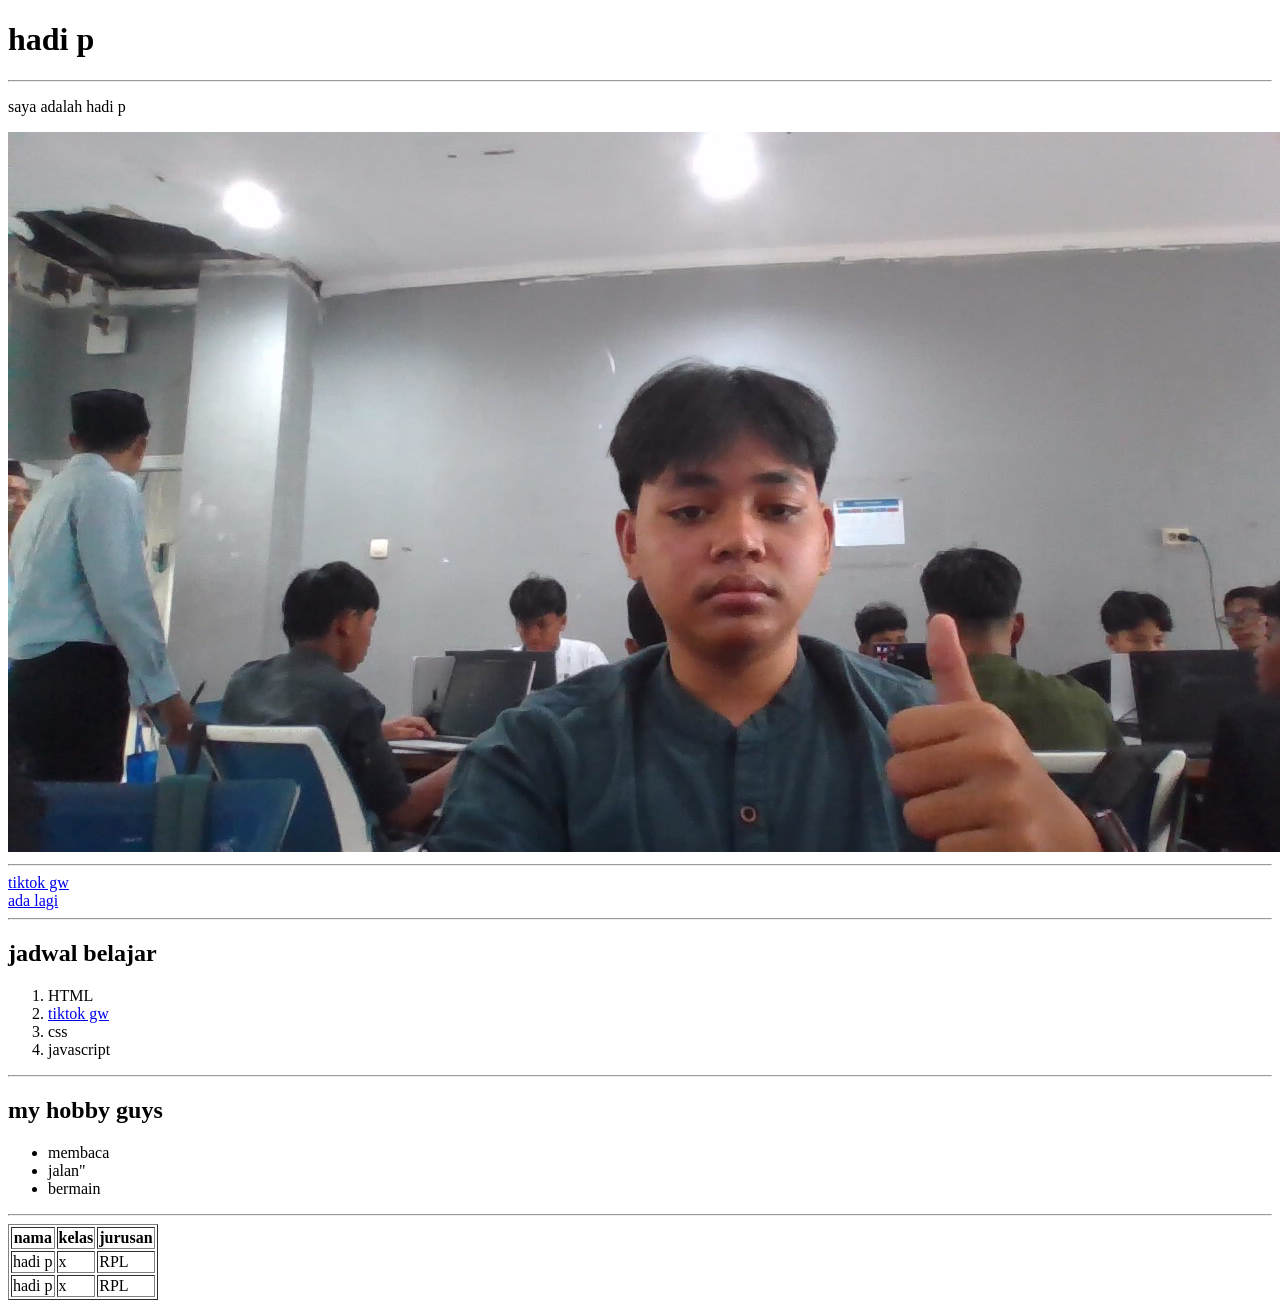
<file: test indx.html>
<!DOCTYPE html>
<html lang="en">
<head>
    <meta charset="UTF-8">
    <meta name="viewport" content="width=device-width, initial-scale=1.0">
    <title>hadi pratama</title>
</head>
<body>
    
<h1>hadi p</h1>

<hr>

<p>saya adalah hadi p</p>

<img src="hadi p.jpg" alt="foto gw">

<hr>

<a href="https://www.tiktok.com/@andi.hadi7"target=_blank>tiktok gw</a>

<br><a href="page2.html">ada lagi</a>

<hr>

<h2>jadwal belajar</h2>

<ol>
    <li>HTML</li>
    <li><a href="https://www.tiktok.com/@andi.hadi7"target=_blank>tiktok gw</a></li>
    <li>css</li>
    <li>javascript</li>
</ol>

<hr>

<h2>my hobby guys</h2>

<ul>
    <li>membaca</li>
    <li>jalan"</li>
    <li>bermain</li>
</ul>

<hr>

<table border="1">
    <tr>
        <th>nama</th>
        <th>kelas</th>
        <th>jurusan</th>
    </tr>
    <tr>
        <td>hadi p</td>
        <td>x</td>
        <td>RPL</td>
    </tr>
    <tr>
        <td>hadi p</td>
        <td>x</td>
        <td>RPL</td>
    </tr>
</table>

</body>
</html>
</file>
<file: main3.css>
/* =======================================================================
   PRELOADER — ANIMASI MASUK WEBSITE
   ======================================================================= */

#preloader{
  position:fixed;
  inset:0;
  z-index:999;
  display:flex;
  flex-direction:column;
  align-items:center;
  justify-content:center;
  gap:26px;
  background:linear-gradient(
    160deg,
    var(--forest) 0%,
    #143726 100%
  );
  transition:
    transform 1.15s cubic-bezier(.76,0,.24,1),
    visibility 1.15s step-end;
  overflow:hidden;
}


/* Cahaya lembut di belakang */
#preloader::before{
  content:"";
  position:absolute;
  top:50%;
  left:50%;
  width:640px;
  height:640px;
  transform:translate(-50%,-50%);
  background:
    radial-gradient(
      circle,
      rgba(143,203,155,0.16),
      transparent 65%
    );
  animation:preGlow 5s ease-in-out infinite;
  pointer-events:none;
}


@keyframes preGlow{
  0%,100%{
    opacity:0.6;
    transform:translate(-50%,-50%) scale(0.92);
  }

  50%{
    opacity:1;
    transform:translate(-50%,-50%) scale(1.06);
  }
}


/* Partikel daun */
#preloader .pre-particles{
  position:absolute;
  inset:0;
  pointer-events:none;
  z-index:1;
}


.pre-leaf-bit{
  position:absolute;
  top:-6%;
  width:8px;
  height:8px;
  background:var(--fern-pale);
  opacity:0.45;
  border-radius:0% 60% 0% 60%;
  animation:leafFall linear infinite;
}


@keyframes leafFall{
  0%{
    transform:translate(0,0) rotate(0deg);
    opacity:0;
  }

  10%{
    opacity:0.5;
  }

  90%{
    opacity:0.5;
  }

  100%{
    transform:
      translate(var(--sway,20px),112vh)
      rotate(300deg);
    opacity:0;
  }
}


/* Konten tengah */
#preloader .pre-center{
  position:relative;
  z-index:2;
  display:flex;
  flex-direction:column;
  align-items:center;
  gap:22px;
}


/* Cincin loading */
.pre-ring-wrap{
  position:relative;
  width:clamp(140px,22vw,190px);
  aspect-ratio:1;
  display:flex;
  align-items:center;
  justify-content:center;
}


.pre-ring{
  position:absolute;
  inset:0;
  transform:rotate(-90deg);
}


.pre-ring-track{
  fill:none;
  stroke:rgba(220,235,221,0.14);
  stroke-width:4;
}


.pre-ring-fill{
  fill:none;
  stroke:var(--fern);
  stroke-width:4;
  stroke-linecap:round;

  stroke-dasharray:339.3;
  stroke-dashoffset:339.3;

  transition:
    stroke-dashoffset 0.35s ease-out;
}


/* Ikon daun */
#preloader .pre-leaf{
  position:relative;
  z-index:2;
  width:26px;
  height:26px;
  margin-bottom:6px;
  animation:spin 6s linear infinite;
}


#preloader .pre-leaf svg{
  width:100%;
  height:100%;
}


/* Persentase */
#preloader .pre-pct{
  position:relative;
  z-index:2;

  font-family:'Fraunces',serif;
  font-size:clamp(1.9rem,5vw,2.6rem);
  font-weight:700;

  color:var(--fern-pale);
  letter-spacing:-0.02em;
}


/* Nama */
#preloader .pre-name{
  font-family:'Fraunces',serif;
  font-style:italic;
  font-size:1.05rem;

  color:rgba(220,235,221,0.85);
  letter-spacing:0.02em;
}


/* Tulisan loading */
#preloader .pre-label{
  min-height:1.4em;

  font-size:0.76rem;
  letter-spacing:0.2em;
  text-transform:uppercase;

  color:rgba(220,235,221,0.6);

  transition:opacity 0.4s ease;
}


/* Tombol Masuk */
.pre-enter{
  position:relative;
  z-index:2;

  margin-top:2px;
  padding:14px 34px;

  border-radius:999px;
  border:1px solid var(--fern);

  background:transparent;
  color:var(--fern-pale);

  font-family:'Manrope',sans-serif;
  font-weight:700;
  font-size:0.92rem;

  letter-spacing:0.03em;
  cursor:pointer;

  display:inline-flex;
  align-items:center;
  gap:10px;

  opacity:0;
  transform:translateY(10px) scale(0.96);

  pointer-events:none;

  transition:
    opacity 0.5s ease,
    transform 0.5s ease,
    background 0.3s ease,
    color 0.3s ease;
}


/* Tombol muncul setelah 100% */
.pre-enter.show{
  opacity:1;
  transform:none;
  pointer-events:auto;
}


.pre-enter:hover{
  background:var(--fern);
  color:#0B1F15;
}


.pre-enter .arrow{
  transition:transform 0.3s ease;
}


.pre-enter:hover .arrow{
  transform:translateX(4px);
}


/* =======================================================================
   BURST REVEAL
   ======================================================================= */

#preBurst{
  position:fixed;
  top:50%;
  left:50%;

  width:100vmax;
  height:100vmax;

  margin-left:-50vmax;
  margin-top:-50vmax;

  border-radius:50%;

  background:
    radial-gradient(
      circle,
      var(--fern) 0%,
      var(--forest) 55%,
      #143726 100%
    );

  transform:scale(0);
  transform-origin:center;

  z-index:1000;
  pointer-events:none;
}


#preBurst.grow{
  transition:
    transform 0.85s cubic-bezier(.65,0,.35,1);

  transform:scale(1);
}


#preBurst.open{
  transition:
    transform 0.9s cubic-bezier(.65,0,.35,1),
    opacity 0.9s ease;

  transform:scale(1.8);
  opacity:0;
}


/* =======================================================================
   FOREST SCENE
   ======================================================================= */

#preForestScene{
  position:fixed;
  inset:0;

  z-index:1001;

  opacity:0;
  pointer-events:none;

  transition:opacity 0.55s ease;
}


#preForestScene.show{
  opacity:1;
}


/* Lapisan pohon */
.scene-canopy{
  position:absolute;
  left:0;
  right:0;
  width:100%;
}


.scene-canopy.row1{
  bottom:-4%;
  height:30vh;
  opacity:0.9;
}


.scene-canopy.row2{
  bottom:-8%;
  height:38vh;
  opacity:0.65;
}


/* Hewan */
.scene-animal{
  position:absolute;
  width:clamp(90px,12vw,180px);
}


.scene-animal svg{
  width:100%;
  height:auto;
  display:block;
}


.scene-orangutan{
  left:9%;
  bottom:2vh;
}


.scene-hornbill{
  right:11%;
  bottom:14vh;
}


.scene-butterfly{
  left:47%;
  top:20%;
  width:56px;

  animation:
    butterflyFloat 3s ease-in-out infinite;
}


@keyframes butterflyFloat{
  0%,100%{
    transform:translateY(0) rotate(0deg);
  }

  50%{
    transform:translateY(-16px) rotate(8deg);
  }
}


/* Hewan pada layar loading */
.pre-animal{
  position:absolute;

  bottom:clamp(0px,4vh,40px);

  width:clamp(90px,13vw,170px);

  opacity:0.5;

  animation:
    preSway 4.2s ease-in-out infinite;
}


.pre-animal svg{
  width:100%;
  height:auto;
  display:block;
}


.pre-animal.left{
  left:clamp(14px,4vw,64px);
}


.pre-animal.right{
  right:clamp(14px,4vw,64px);

  animation-delay:-2.1s;
}


@keyframes preSway{
  0%,100%{
    transform:translateY(0) rotate(0deg);
  }

  50%{
    transform:translateY(-10px) rotate(-2deg);
  }
}


/* Progress bar kecil di atas */
#navProgress{
  position:fixed;
  top:0;
  left:0;

  height:3px;
  width:0%;

  background:
    linear-gradient(
      90deg,
      var(--fern),
      var(--sunbeam)
    );

  z-index:400;

  opacity:0;

  transition:opacity 0.3s ease;

  pointer-events:none;
}


/* Responsive */
@media (max-width:640px){

  .pre-animal{
    display:none;
  }

}


/* Menghormati pengaturan reduced motion */
@media (prefers-reduced-motion:reduce){

  #preloader::before,
  .pre-leaf-bit,
  #preloader .pre-leaf,
  .scene-butterfly,
  .pre-animal{
    animation:none !important;
  }

}

/* =========================================================
   WARNA UTAMA WEBSITE
   Kalau ingin mengganti warna seluruh website,
   ubah warna pada bagian ini.
   ========================================================= */

:root{

  --bg-cream:#F8F4E8;
  --bg-sage:#E9F0E1;

  --canopy-deepest:var(--bg-cream);
  --canopy-dark:var(--bg-sage);

  --forest:#1B4332;
  --forest-soft:#2F6B49;
  --moss:#3F8259;
  --fern:#4F9166;
  --fern-pale:#DCEBDD;

  --sunbeam:#C97A22;
  --sunbeam-soft:#E7A84E;

  --bark:#7A5236;

  --mist:#20291F;
  --mist-dim:#5B6456;

  --line:rgba(27,49,36,0.14);

  --shadow:
    0 25px 60px -30px
    rgba(27,49,36,0.22);

}


/* =========================================================
   PENGATURAN DASAR WEBSITE
   Menghilangkan jarak bawaan browser dan menentukan
   jenis huruf yang digunakan.
   ========================================================= */

*{

  margin:0;

  padding:0;

  box-sizing:border-box;

}


html{

  scroll-behavior:smooth;

}


body{

  background:var(--bg-cream);

  color:var(--mist);

  font-family:'Manrope',sans-serif;

  overflow-x:hidden;

  line-height:1.6;

}


/* Semua judul menggunakan jenis huruf Fraunces */
h1,
h2,
h3,
.display{

  font-family:'Fraunces',serif;

  font-weight:600;

  letter-spacing:-0.01em;

}


/* Pengaturan dasar tautan */
a{

  color:inherit;

  text-decoration:none;

}


/* Menghilangkan tanda daftar bawaan */
ul{

  list-style:none;

}


/* Mengatur gambar agar tidak melebihi ukuran wadah */
img{

  max-width:100%;

  display:block;

}


/* Tampilan garis fokus ketika elemen dipilih */
a:focus-visible,
button:focus-visible,
input:focus-visible,
select:focus-visible,
textarea:focus-visible{

  outline:
    2px solid var(--sunbeam);

  outline-offset:3px;

  border-radius:4px;

}


section{

  position:relative;

}


/* =========================================================
   PEMBUNGKUS KONTEN WEBSITE
   Membatasi lebar isi agar tidak terlalu melebar.
   ========================================================= */

.wrap{

  max-width:1180px;

  margin:0 auto;

  padding:
    0 clamp(24px,5vw,64px);

}


/* =========================================================
   JUDUL KECIL DI ATAS JUDUL UTAMA
   ========================================================= */

.eyebrow{

  display:flex;

  align-items:center;

  gap:10px;

  font-family:'Manrope',sans-serif;

  font-size:0.78rem;

  letter-spacing:0.22em;

  text-transform:uppercase;

  color:var(--fern);

  font-weight:700;

  margin-bottom:18px;

}


.eyebrow::before{

  content:"";

  width:22px;

  height:1px;

  background:var(--fern);

  display:inline-block;

}


/* =========================================================
   BAGIAN NAVIGASI
   Menu yang berada di bagian atas halaman.
   ========================================================= */

header.nav{

  position:fixed;

  top:0;

  left:0;

  right:0;

  z-index:200;

  padding:
    20px clamp(20px,5vw,56px);

  display:flex;

  align-items:center;

  justify-content:space-between;

  transition:
    background 0.4s ease,
    padding 0.4s ease,
    border-color 0.4s ease;

  border-bottom:
    1px solid transparent;

}


/* Tampilan navigasi setelah halaman digulir */
header.nav.scrolled{

  background:
    rgba(8,23,17,0.82);

  backdrop-filter:
    blur(14px);

  padding-top:14px;

  padding-bottom:14px;

  border-bottom:
    1px solid var(--line);

}


/* Logo nama */
.logo{

  display:flex;

  align-items:center;

  gap:10px;

  font-family:'Fraunces',serif;

  font-weight:700;

  font-size:1.15rem;

  color:var(--mist);

}


.logo svg{

  width:22px;

  height:22px;

}


/* Daftar menu */
.nav-links{

  display:flex;

  gap:38px;

  font-size:0.92rem;

  font-weight:600;

}


.nav-links a{

  position:relative;

  color:var(--mist-dim);

  transition:
    color 0.3s ease;

  padding:4px 0;

}


/* Garis yang muncul ketika menu diarahkan */
.nav-links a::after{

  content:"";

  position:absolute;

  left:0;

  bottom:-2px;

  width:0;

  height:2px;

  background:var(--sunbeam);

  transition:
    width 0.35s ease;

}


.nav-links a:hover{

  color:var(--mist);

}


.nav-links a:hover::after{

  width:100%;

}


/* Tombol Hubungi Saya */
.nav-cta{

  border:
    1px solid var(--fern);

  color:var(--forest-soft);

  padding:9px 20px;

  border-radius:999px;

  font-size:0.85rem;

  font-weight:700;

  transition:
    all 0.3s ease;

}


.nav-cta:hover{

  background:var(--fern);

  color:#FFFFFF;

}


/* =========================================================
   BAGIAN BERANDA
   ========================================================= */

.hero{

  min-height:100vh;

  display:flex;

  align-items:center;

  position:relative;

  background:

    radial-gradient(
      ellipse 80% 55% at 22% 18%,
      rgba(201,122,34,0.14),
      transparent 60%
    ),

    linear-gradient(
      180deg,
      #FBF8EE 0%,
      var(--canopy-deepest) 55%,
      #EFF3E7 100%
    );

  overflow:hidden;

  padding-top:80px;

}


/* =========================================================
   EFEK KUNANG-KUNANG
   ========================================================= */

.fireflies{

  position:absolute;

  inset:0;

  pointer-events:none;

  z-index:2;

}


.firefly{

  position:absolute;

  width:4px;

  height:4px;

  border-radius:50%;

  background:var(--sunbeam-soft);

  box-shadow:
    0 0 8px 2px
    rgba(242,206,134,0.85);

  animation:
    drift linear infinite,
    glow 3.4s ease-in-out infinite;

  opacity:0;

}


/* Gerakan kunang-kunang */
@keyframes drift{

  from{

    transform:
      translate(0,0);

  }

  to{

    transform:
      translate(
        var(--dx),
        var(--dy)
      );

  }

}


/* Efek cahaya kunang-kunang */
@keyframes glow{

  0%,
  100%{

    opacity:0;

  }

  50%{

    opacity:0.9;

  }

}


/* =========================================================
   TEKS UTAMA BAGIAN BERANDA
   ========================================================= */

.hero-content{

  position:relative;

  z-index:3;

  max-width:760px;

  margin:0 auto;

  padding:
    0 clamp(24px,6vw,64px);

  text-align:center;

}


.hero-content .eyebrow{

  justify-content:center;

}


.hero-content .eyebrow::before{

  display:none;

}


.hero-title{

  font-size:
    clamp(2.6rem,6.4vw,5rem);

  line-height:1.04;

  color:var(--mist);

}


.hero-title em{

  font-style:italic;

  color:var(--fern);

  font-weight:500;

}


.hero-sub{

  margin-top:24px;

  font-size:
    clamp(1rem,2vw,1.18rem);

  color:var(--mist-dim);

  max-width:540px;

  margin-left:auto;

  margin-right:auto;

}


/* Tombol di bagian beranda */
.hero-actions{

  margin-top:40px;

  display:flex;

  gap:16px;

  justify-content:center;

  flex-wrap:wrap;

}


/* =========================================================
   TAMPILAN TOMBOL
   ========================================================= */

.btn{

  display:inline-flex;

  align-items:center;

  gap:8px;

  padding:14px 28px;

  border-radius:999px;

  font-weight:700;

  font-size:0.94rem;

  transition:
    transform 0.3s ease,
    box-shadow 0.3s ease,
    background 0.3s ease,
    color 0.3s ease;

}


/* Tombol utama berwarna oranye */
.btn-primary{

  background:var(--sunbeam);

  color:#241705;

  box-shadow:
    0 14px 30px -12px
    rgba(231,178,78,0.55);

}


.btn-primary:hover{

  transform:
    translateY(-3px);

  box-shadow:
    0 20px 36px -12px
    rgba(231,178,78,0.65);

}


/* Tombol dengan garis luar */
.btn-ghost{

  border:
    1px solid var(--line);

  color:var(--mist);

}


.btn-ghost:hover{

  border-color:var(--fern);

  color:var(--forest-soft);

  background:
    rgba(79,145,102,0.08);

  transform:
    translateY(-3px);

}


/* =========================================================
   PETUNJUK UNTUK MENGGULIR
   ========================================================= */

.scroll-cue{

  position:absolute;

  bottom:36px;

  left:50%;

  transform:
    translateX(-50%);

  z-index:3;

  display:flex;

  flex-direction:column;

  align-items:center;

  gap:10px;

  font-size:0.72rem;

  letter-spacing:0.18em;

  text-transform:uppercase;

  color:var(--mist-dim);

}


.scroll-cue .stem{

  width:1px;

  height:38px;

  background:
    linear-gradient(
      var(--fern),
      transparent
    );

  position:relative;

  overflow:hidden;

}


.scroll-cue .stem::after{

  content:"";

  position:absolute;

  left:-1px;

  top:-38px;

  width:3px;

  height:14px;

  background:var(--sunbeam);

  border-radius:2px;

  animation:
    dewdrop 2.2s ease-in-out infinite;

}


/* Animasi titik yang bergerak turun */
@keyframes dewdrop{

  0%{

    top:-14px;

    opacity:0;

  }

  15%{

    opacity:1;

  }

  85%{

    opacity:1;

  }

  100%{

    top:38px;

    opacity:0;

  }

}


/* =========================================================
   LAPISAN POHON PADA BAGIAN BAWAH BERANDA
   ========================================================= */

.canopy{

  position:absolute;

  left:0;

  right:0;

  width:100%;

  z-index:1;

  pointer-events:none;

}


/* Pohon paling belakang */
.canopy.back{

  bottom:-6%;

  opacity:0.55;

}


/* Pohon bagian tengah */
.canopy.mid{

  bottom:-8%;

  opacity:0.78;

}


/* Pohon paling depan */
.canopy.front{

  bottom:-10%;

}


/* =========================================================
   JUDUL SETIAP BAGIAN WEBSITE
   ========================================================= */

.section-head{

  max-width:620px;

  margin-bottom:56px;

}


.section-head.center{

  margin-left:auto;

  margin-right:auto;

  text-align:center;

}


.section-head.center .eyebrow{

  justify-content:center;

}


.section-head.center .eyebrow::before{

  display:none;

}


.section-head h2{

  font-size:
    clamp(2rem,4vw,2.7rem);

  color:var(--mist);

}


.section-head p{

  margin-top:16px;

  color:var(--mist-dim);

  font-size:1.02rem;

}


/* =========================================================
   ANIMASI MUNCUL SAAT DIGULIR
   ========================================================= */

.reveal{

  opacity:0;

  transform:
    translateY(36px);

  transition:
    opacity 0.9s cubic-bezier(.16,.8,.28,1),
    transform 0.9s cubic-bezier(.16,.8,.28,1);

}


.reveal.in-view{

  opacity:1;

  transform:none;

}


/* Animasi muncul dari sebelah kiri */
.reveal-left{

  transform:
    translateX(-44px);

}


.reveal-left.in-view{

  transform:none;

}


/* Animasi muncul dari sebelah kanan */
.reveal-right{

  transform:
    translateX(44px);

}


.reveal-right.in-view{

  transform:none;

}


/* Mengatur jeda animasi setiap kartu */
.stagger > *{

  transition-delay:
    calc(var(--i,0) * 110ms);

}


/* =========================================================
   BAGIAN TENTANG SAYA
   ========================================================= */

.about{

  padding:140px 0 120px;

  background:var(--canopy-dark);

  border-top:
    1px solid var(--line);

  border-bottom:
    1px solid var(--line);

}


.about .wrap{

  display:grid;

  grid-template-columns:
    0.85fr 1.15fr;

  gap:72px;

  align-items:center;

}


/* Wadah foto */
.about-figure{

  position:relative;

}


/* Bingkai foto */
.about-figure .frame{

  position:relative;

  border-radius:
    42% 58% 63% 37% /
    45% 40% 60% 55%;

  overflow:hidden;

  border:
    3px solid var(--fern);

  box-shadow:var(--shadow);

  aspect-ratio:4/5;

}


.about-figure .frame img{

  width:100%;

  height:100%;

  object-fit:cover;

}


/* Lingkaran garis putus-putus di sekitar foto */
.about-figure .ring{

  position:absolute;

  inset:-18px;

  border:
    1px dashed
    rgba(143,203,155,0.4);

  border-radius:
    42% 58% 63% 37% /
    45% 40% 60% 55%;

  animation:
    spin 40s linear infinite;

}


/* Animasi putaran garis */
@keyframes spin{

  to{

    transform:
      rotate(360deg);

  }

}


/* Judul Tentang Saya */
.about-copy h2{

  font-size:
    clamp(2rem,4vw,2.6rem);

  margin-bottom:22px;

  color:var(--mist);

}


/* Paragraf Tentang Saya */
.about-copy p{

  color:var(--mist-dim);

  font-size:1.03rem;

  margin-bottom:16px;

}


/* Huruf pertama paragraf dibuat lebih besar */
.about-copy p .drop{

  font-family:'Fraunces',serif;

  font-size:3.2rem;

  line-height:0.7;

  float:left;

  margin:
    6px 8px 0 0;

  color:var(--sunbeam);

  font-weight:700;

}


/* Statistik Tentang Saya */
.about-stats{

  display:flex;

  gap:36px;

  margin-top:32px;

  padding-top:28px;

  border-top:
    1px solid var(--line);

}


.about-stats div strong{

  display:block;

  font-family:'Fraunces',serif;

  font-size:1.9rem;

  color:var(--fern);

}


.about-stats div span{

  font-size:0.82rem;

  color:var(--mist-dim);

  letter-spacing:0.04em;

}


/* =========================================================
   BAGIAN KEMAMPUAN
   ========================================================= */

.skills{

  padding:120px 0;

  background:var(--canopy-deepest);

}


.skills-grid{

  display:grid;

  gap:28px;

}


/* Satu baris kemampuan */
.vine-row{

  display:grid;

  grid-template-columns:
    160px 1fr 60px;

  align-items:center;

  gap:24px;

  padding:18px 0;

  border-bottom:
    1px solid var(--line);

}


.vine-row .skill-name{

  font-family:'Fraunces',serif;

  font-size:1.15rem;

  color:var(--mist);

}


/* Jalur tempat batang kemampuan bergerak */
.vine-track{

  position:relative;

  height:10px;

  background:
    rgba(243,239,226,0.08);

  border-radius:999px;

  overflow:hidden;

}


/* Batang kemampuan */
.vine-fill{

  position:absolute;

  left:0;

  top:0;

  bottom:0;

  width:0%;

  border-radius:999px;

  background:
    linear-gradient(
      90deg,
      var(--forest-soft),
      var(--moss),
      var(--fern)
    );

  transition:
    width 1.4s
    cubic-bezier(.16,.8,.28,1);

}


/* Titik cahaya di ujung batang */
.vine-fill::after{

  content:"";

  position:absolute;

  right:-3px;

  top:50%;

  width:14px;

  height:14px;

  transform:
    translateY(-50%);

  background:
    var(--fern-pale);

  border-radius:50%;

  box-shadow:
    0 0 10px 2px
    rgba(143,203,155,0.7);

}


/* Angka persentase */
.vine-row .pct{

  text-align:right;

  font-weight:800;

  font-family:'Fraunces',serif;

  color:var(--sunbeam);

}


/* Kemampuan tambahan */
.tools-note{

  margin-top:52px;

  display:flex;

  flex-wrap:wrap;

  gap:12px;

}


.tools-note span{

  border:
    1px solid var(--line);

  padding:9px 18px;

  border-radius:999px;

  font-size:0.86rem;

  color:var(--mist-dim);

}


/* =========================================================
   BAGIAN PROYEK
   ========================================================= */

.projects{

  padding:120px 0 130px;

  background:var(--canopy-dark);

  border-top:
    1px solid var(--line);

}


.project-grid{

  display:grid;

  grid-template-columns:
    repeat(3,1fr);

  gap:28px;

}


/* Kartu setiap proyek */
.specimen{

  background:
    linear-gradient(
      160deg,
      rgba(243,239,226,0.05),
      rgba(243,239,226,0.02)
    );

  border:
    1px solid var(--line);

  border-radius:18px;

  padding:30px 26px;

  position:relative;

  transition:
    transform 0.4s ease,
    border-color 0.4s ease,
    background 0.4s ease;

}


/* Efek ketika kartu proyek disentuh mouse */
.specimen:hover{

  transform:
    translateY(-8px);

  border-color:
    var(--fern);

  background:
    linear-gradient(
      160deg,
      rgba(143,203,155,0.08),
      rgba(243,239,226,0.02)
    );

}


/* Nomor proyek */
.specimen .tag-no{

  font-family:'Fraunces',serif;

  font-style:italic;

  color:var(--fern);

  font-size:0.85rem;

  letter-spacing:0.05em;

}


/* Judul proyek */
.specimen h3{

  margin-top:14px;

  font-size:1.4rem;

  color:var(--mist);

}


/* Deskripsi proyek */
.specimen p{

  margin-top:12px;

  color:var(--mist-dim);

  font-size:0.94rem;

}


/* Wadah tanda teknologi */
.specimen .chips{

  display:flex;

  flex-wrap:wrap;

  gap:8px;

  margin-top:20px;

}


/* Tanda teknologi */
.specimen .chips span{

  font-size:0.72rem;

  padding:5px 11px;

  border-radius:999px;

  background:
    rgba(201,122,34,0.14);

  color:#8A4B12;

  font-weight:700;

  letter-spacing:0.03em;

}


/* Tautan Lihat Detail */
.specimen .go{

  margin-top:22px;

  display:inline-flex;

  align-items:center;

  gap:6px;

  font-weight:700;

  font-size:0.88rem;

  color:var(--mist);

  transition:
    gap 0.3s ease,
    color 0.3s ease;

}


/* Gerakan tautan ketika kartu disentuh */
.specimen:hover .go{

  gap:12px;

  color:var(--forest-soft);

}


/* =========================================================
   BAGIAN KONTAK
   ========================================================= */

.contact{

  padding:130px 0 100px;

  background:var(--canopy-deepest);

}


.contact .wrap{

  display:grid;

  grid-template-columns:
    1fr 1fr;

  gap:56px;

  align-items:start;

}


/* Kotak formulir */
.signpost{

  padding:36px;

  background:var(--canopy-dark);

  border:
    1px solid var(--line);

  border-radius:20px;

}


/* Satu bagian dalam formulir */
.field{

  margin-bottom:20px;

  display:flex;

  flex-direction:column;

  gap:8px;

}


/* Nama setiap kolom */
.field label{

  font-size:0.82rem;

  font-weight:700;

  letter-spacing:0.05em;

  text-transform:uppercase;

  color:var(--fern);

}


/* Kotak input, pilihan, dan pesan */
.field input,
.field select,
.field textarea{

  background:
    rgba(243,239,226,0.05);

  border:
    1px solid var(--line);

  border-radius:10px;

  padding:12px 14px;

  color:var(--mist);

  font-family:'Manrope',sans-serif;

  font-size:0.96rem;

  transition:
    border-color 0.3s ease,
    background 0.3s ease;

}


/* Warna tulisan contoh pada kolom */
.field input::placeholder,
.field textarea::placeholder{

  color:
    rgba(205,198,178,0.55);

}


/* Tampilan kolom ketika sedang digunakan */
.field input:focus,
.field select:focus,
.field textarea:focus{

  border-color:
    var(--fern);

  background:
    rgba(143,203,155,0.08);

  outline:none;

}


/* Warna daftar pilihan */
.field select option{

  background:
    var(--canopy-dark);

  color:
    var(--mist);

}


/* Tombol Kirim Pesan */
.submit-btn{

  width:100%;

  padding:15px;

  border:none;

  border-radius:999px;

  background:
    var(--sunbeam);

  color:#241705;

  font-weight:800;

  font-size:0.98rem;

  cursor:pointer;

  transition:
    transform 0.3s ease,
    box-shadow 0.3s ease;

}


/* Efek ketika tombol disentuh */
.submit-btn:hover{

  transform:
    translateY(-3px);

  box-shadow:
    0 16px 30px -14px
    rgba(231,178,78,0.6);

}


/* =========================================================
   BAGIAN PETA
   ========================================================= */

.map-card{

  border-radius:20px;

  overflow:hidden;

  border:
    1px solid var(--line);

  height:100%;

  min-height:420px;

}


.map-card iframe{

  width:100%;

  height:100%;

  min-height:420px;

  border:0;

  filter:
    grayscale(0.15)
    saturate(1.1);

}


/* =========================================================
   BAGIAN KAKI WEBSITE
   ========================================================= */

footer{

  padding:
    40px clamp(24px,5vw,64px);

  text-align:center;

  color:var(--mist-dim);

  font-size:0.86rem;

  border-top:
    1px solid var(--line);

  background:
    var(--canopy-dark);

}


footer strong{

  color:
    var(--fern);

}


/* =========================================================
   PENGATURAN UNTUK LAYAR KECIL
   Digunakan ketika website dibuka melalui HP atau tablet.
   ========================================================= */

@media (max-width:900px){


  /* Menyembunyikan menu navigasi pada layar kecil */
  .nav-links{

    display:none;

  }


  /* Foto dan tulisan Tentang Saya menjadi satu kolom */
  .about .wrap{

    grid-template-columns:1fr;

  }


  /* Membatasi ukuran foto */
  .about-figure{

    max-width:320px;

    margin:0 auto;

  }


  /* Kartu proyek menjadi satu kolom */
  .project-grid{

    grid-template-columns:1fr;

  }


  /* Formulir dan peta menjadi satu kolom */
  .contact .wrap{

    grid-template-columns:1fr;

  }


  /* Ukuran baris kemampuan diperkecil */
  .vine-row{

    grid-template-columns:
      100px 1fr 50px;

    gap:14px;

  }

}


/* =========================================================
   MENGURANGI ANIMASI JIKA PENGGUNA MEMATIKAN ANIMASI
   PADA PENGATURAN PERANGKAT
   ========================================================= */

@media (prefers-reduced-motion:reduce){

  *{

    animation-duration:
      0.001ms !important;

    animation-iteration-count:
      1 !important;

    transition-duration:
      0.001ms !important;

  }


  html{

    scroll-behavior:auto;

  }

}
</file>
